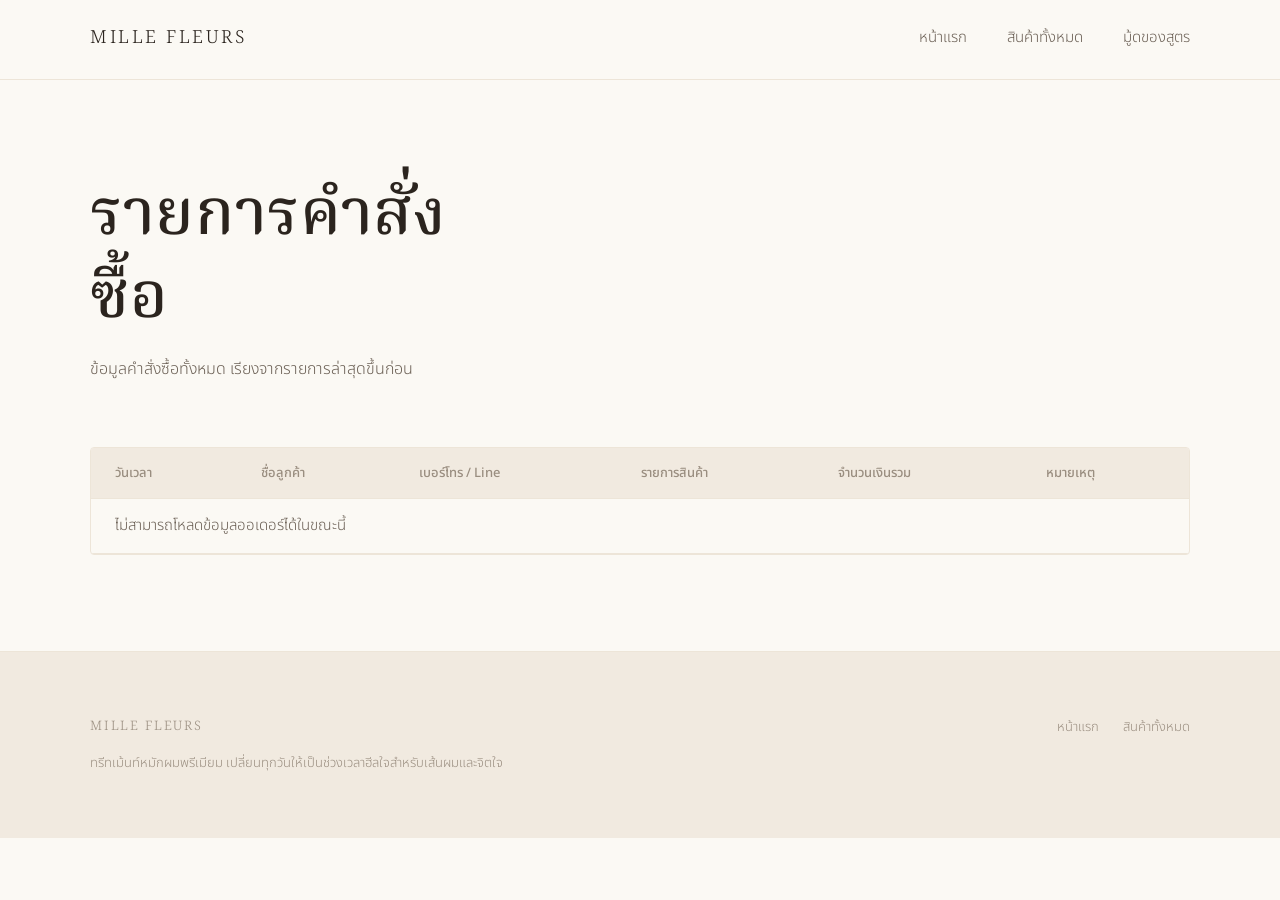
<file: admin.html>
<!DOCTYPE html>
<html lang="th">
<head>
  <meta charset="UTF-8">
  <meta name="viewport" content="width=device-width, initial-scale=1.0">
  <title>รายการคำสั่งซื้อ — MILLE FLEURS</title>
  <meta name="description" content="หน้าสำหรับทีมงาน MILLE FLEURS ดูรายการคำสั่งซื้อล่าสุด">
  <link rel="stylesheet" href="style.css">
</head>
<body>

  <header class="site-header">
    <div class="container site-header__inner">
      <a href="index.html" class="brand">MILLE FLEURS</a>
      <nav class="nav">
        <a href="index.html">หน้าแรก</a>
        <a href="product.html">สินค้าทั้งหมด</a>
        <a href="index.html#moods">มู้ดของสูตร</a>
      </nav>
      <button type="button" class="nav-toggle" aria-label="เปิดเมนู" aria-expanded="false">เมนู</button>
    </div>
  </header>

  <main>
    <section class="section">
      <div class="container">
        <div class="section-head">
          <h1>รายการคำสั่งซื้อ</h1>
          <p>ข้อมูลคำสั่งซื้อทั้งหมด เรียงจากรายการล่าสุดขึ้นก่อน</p>
        </div>

        <div class="table-wrap">
          <table id="ordersTable" class="data-table">
            <thead>
              <tr>
                <th>วันเวลา</th>
                <th>ชื่อลูกค้า</th>
                <th>เบอร์โทร / Line</th>
                <th>รายการสินค้า</th>
                <th>จำนวนเงินรวม</th>
                <th>หมายเหตุ</th>
              </tr>
            </thead>
            <tbody>
            </tbody>
          </table>
        </div>
      </div>
    </section>
  </main>

  <footer class="site-footer">
    <div class="container site-footer__inner">
      <div>
        <p class="brand">MILLE FLEURS</p>
        <p>ทรีทเม้นท์หมักผมพรีเมียม เปลี่ยนทุกวันให้เป็นช่วงเวลาฮีลใจสำหรับเส้นผมและจิตใจ</p>
      </div>
      <nav class="footer-links">
        <a href="index.html">หน้าแรก</a>
        <a href="product.html">สินค้าทั้งหมด</a>
      </nav>
    </div>
  </footer>

  <script src="script.js"></script>
</body>
</html>
</file>
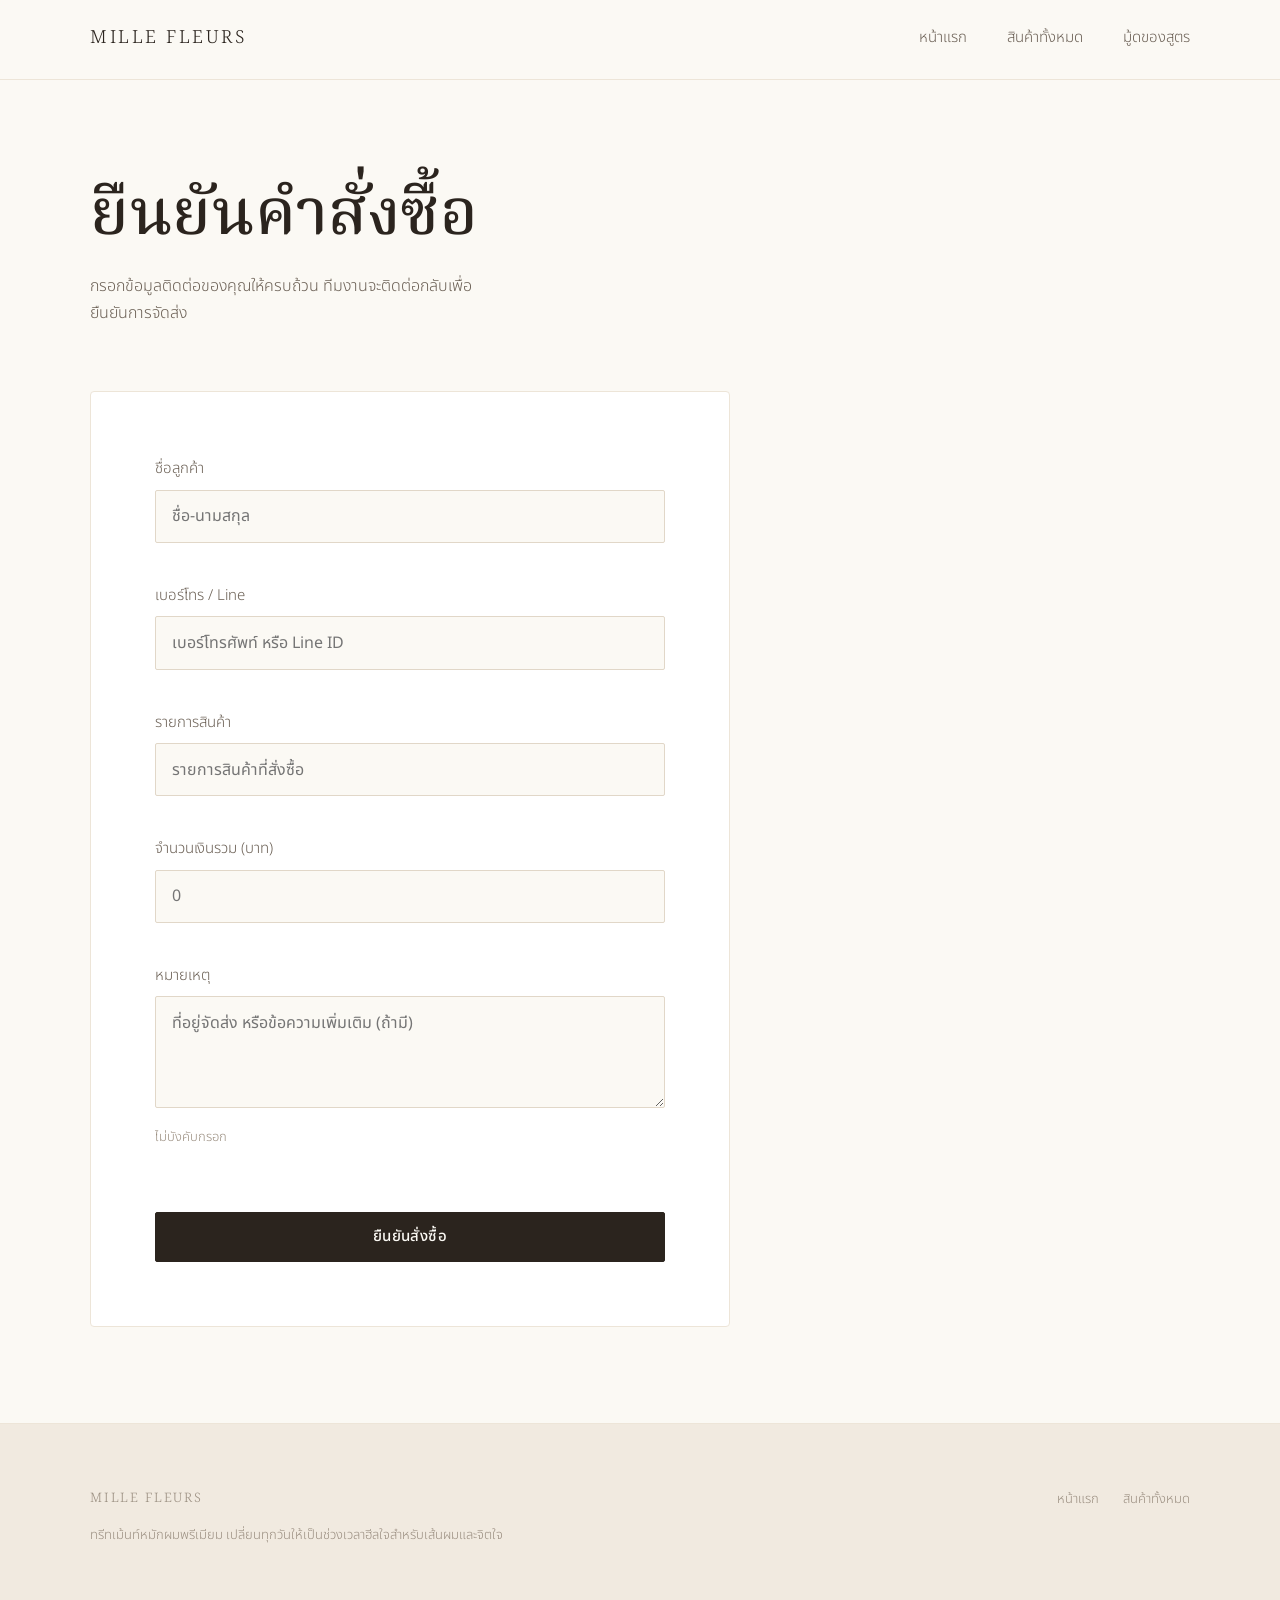
<file: order.html>
<!DOCTYPE html>
<html lang="th">
<head>
  <meta charset="UTF-8">
  <meta name="viewport" content="width=device-width, initial-scale=1.0">
  <title>ยืนยันคำสั่งซื้อ — MILLE FLEURS</title>
  <meta name="description" content="กรอกข้อมูลเพื่อยืนยันคำสั่งซื้อทรีทเม้นท์หมักผม MILLE FLEURS">
  <link rel="stylesheet" href="style.css">
</head>
<body>

  <header class="site-header">
    <div class="container site-header__inner">
      <a href="index.html" class="brand">MILLE FLEURS</a>
      <nav class="nav">
        <a href="index.html">หน้าแรก</a>
        <a href="product.html">สินค้าทั้งหมด</a>
        <a href="index.html#moods">มู้ดของสูตร</a>
      </nav>
      <button type="button" class="nav-toggle" aria-label="เปิดเมนู" aria-expanded="false">เมนู</button>
    </div>
  </header>

  <main>
    <section class="section">
      <div class="container">
        <div class="section-head">
          <h1>ยืนยันคำสั่งซื้อ</h1>
          <p>กรอกข้อมูลติดต่อของคุณให้ครบถ้วน ทีมงานจะติดต่อกลับเพื่อยืนยันการจัดส่ง</p>
        </div>

        <form id="orderForm" class="form-card" novalidate>

          <div class="form-field">
            <label for="customerName">ชื่อลูกค้า</label>
            <input type="text" id="customerName" name="customerName" placeholder="ชื่อ-นามสกุล" required>
          </div>

          <div class="form-field">
            <label for="contact">เบอร์โทร / Line</label>
            <input type="text" id="contact" name="contact" placeholder="เบอร์โทรศัพท์ หรือ Line ID" required>
          </div>

          <div class="form-field">
            <label for="items">รายการสินค้า</label>
            <input type="text" id="items" name="items" placeholder="รายการสินค้าที่สั่งซื้อ" required>
          </div>

          <div class="form-field">
            <label for="total">จำนวนเงินรวม (บาท)</label>
            <input type="text" id="total" name="total" inputmode="numeric" placeholder="0" required>
          </div>

          <div class="form-field">
            <label for="note">หมายเหตุ</label>
            <textarea id="note" name="note" placeholder="ที่อยู่จัดส่ง หรือข้อความเพิ่มเติม (ถ้ามี)"></textarea>
            <p class="form-hint">ไม่บังคับกรอก</p>
          </div>

          <div class="form-actions">
            <button type="submit" class="btn btn--primary">ยืนยันสั่งซื้อ</button>
          </div>

        </form>
      </div>
    </section>
  </main>

  <footer class="site-footer">
    <div class="container site-footer__inner">
      <div>
        <p class="brand">MILLE FLEURS</p>
        <p>ทรีทเม้นท์หมักผมพรีเมียม เปลี่ยนทุกวันให้เป็นช่วงเวลาฮีลใจสำหรับเส้นผมและจิตใจ</p>
      </div>
      <nav class="footer-links">
        <a href="index.html">หน้าแรก</a>
        <a href="product.html">สินค้าทั้งหมด</a>
      </nav>
    </div>
  </footer>

  <script src="script.js"></script>
</body>
</html>
</file>
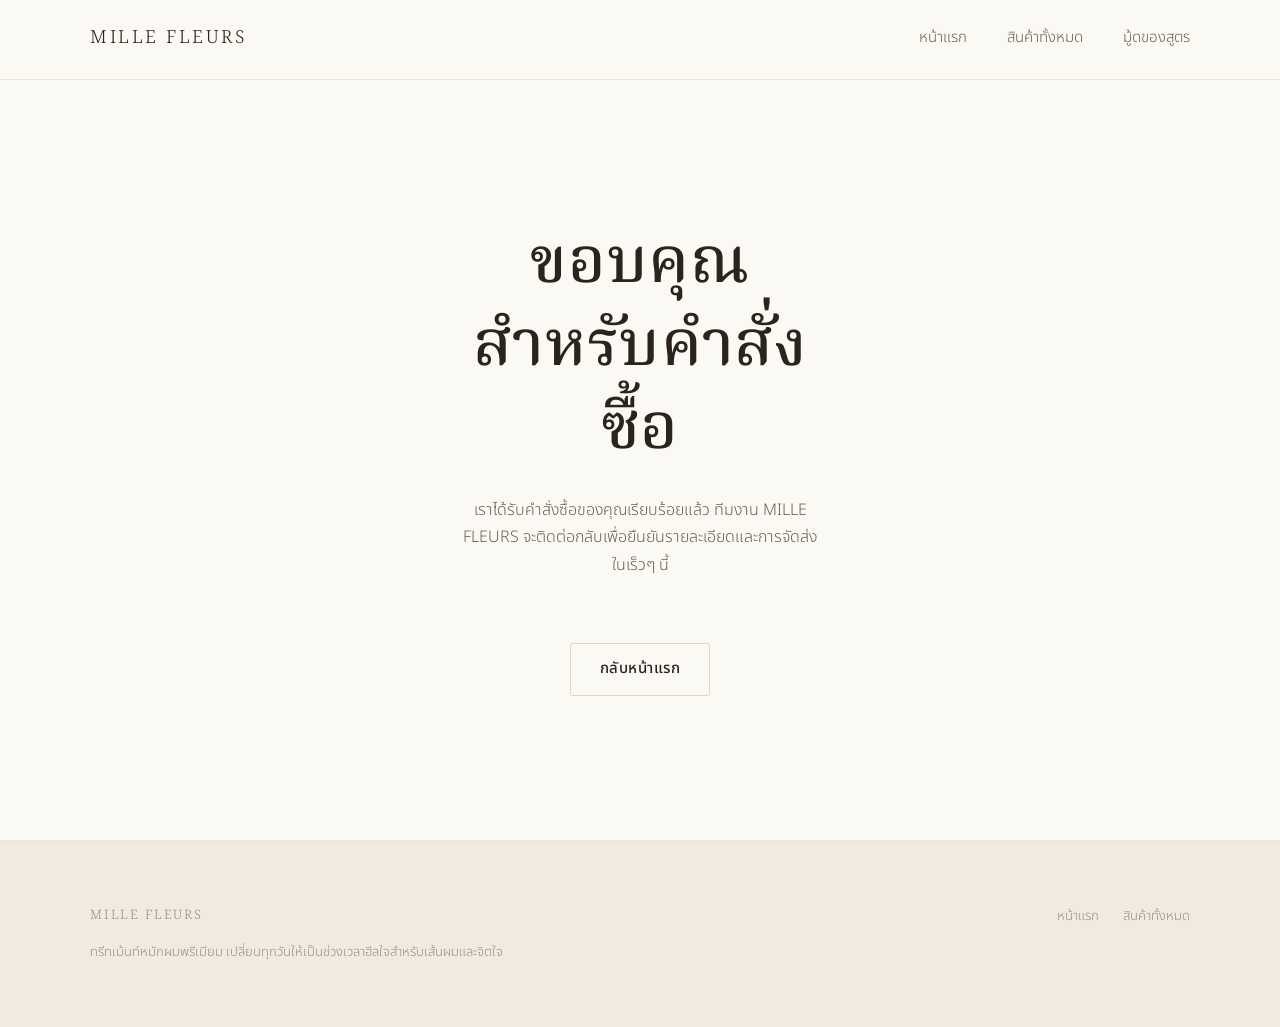
<file: thankyou.html>
<!DOCTYPE html>
<html lang="th">
<head>
  <meta charset="UTF-8">
  <meta name="viewport" content="width=device-width, initial-scale=1.0">
  <title>ขอบคุณสำหรับคำสั่งซื้อ — MILLE FLEURS</title>
  <meta name="description" content="ขอบคุณที่สั่งซื้อสินค้ากับ MILLE FLEURS ทีมงานจะติดต่อกลับเพื่อยืนยันการจัดส่ง">
  <link rel="stylesheet" href="style.css">
</head>
<body>

  <header class="site-header">
    <div class="container site-header__inner">
      <a href="index.html" class="brand">MILLE FLEURS</a>
      <nav class="nav">
        <a href="index.html">หน้าแรก</a>
        <a href="product.html">สินค้าทั้งหมด</a>
        <a href="index.html#moods">มู้ดของสูตร</a>
      </nav>
      <button type="button" class="nav-toggle" aria-label="เปิดเมนู" aria-expanded="false">เมนู</button>
    </div>
  </header>

  <main>
    <section class="message-block">
      <div class="container message-block__inner">
        <h1>ขอบคุณสำหรับคำสั่งซื้อ</h1>
        <p>เราได้รับคำสั่งซื้อของคุณเรียบร้อยแล้ว ทีมงาน MILLE FLEURS จะติดต่อกลับเพื่อยืนยันรายละเอียดและการจัดส่งในเร็วๆ นี้</p>
        <a href="index.html" class="btn btn--outline">กลับหน้าแรก</a>
      </div>
    </section>
  </main>

  <footer class="site-footer">
    <div class="container site-footer__inner">
      <div>
        <p class="brand">MILLE FLEURS</p>
        <p>ทรีทเม้นท์หมักผมพรีเมียม เปลี่ยนทุกวันให้เป็นช่วงเวลาฮีลใจสำหรับเส้นผมและจิตใจ</p>
      </div>
      <nav class="footer-links">
        <a href="index.html">หน้าแรก</a>
        <a href="product.html">สินค้าทั้งหมด</a>
      </nav>
    </div>
  </footer>

  <script src="script.js"></script>
</body>
</html>
</file>
<file: style.css>
/* ==========================================================================
   MILLE FLEURS — Global Theme
   แนวทาง: premium / minimal / เรียบหรู
   Base: ขาว–ครีม–เบจเข้ม | Accent: ทอง/บรอนซ์อ่อน
   Type: serif (หัวข้อ) + sans-serif (เนื้อหา) รองรับภาษาไทย
   ========================================================================== */

@import url('https://fonts.googleapis.com/css2?family=Noto+Serif+Thai:wght@400;500;600&family=Noto+Sans+Thai:wght@300;400;500&display=swap');

:root {
  /* ---- Base palette ---- */
  --color-bg:          #FBF9F4;   /* ขาวอมครีม พื้นหลังหลัก */
  --color-bg-alt:      #F1EAE0;   /* เบจเข้มขึ้น สำหรับ section สลับ */
  --color-surface:     #FFFFFF;   /* พื้นการ์ด/กล่องเนื้อหา */
  --color-text:        #2B241E;   /* น้ำตาลเข้มเกือบดำ ใช้แทนสีดำ */
  --color-text-soft:   #6B6055;   /* น้ำตาลอมเทา สำหรับ body/รายละเอียด */
  --color-text-faint:  #9A8E80;   /* สำหรับ caption/meta */
  --color-border:      #E1D7C8;   /* เส้นขอบบางสีเบจ */
  --color-border-soft: #EDE5D8;

  /* ---- Accent: gold / bronze ---- */
  --color-gold:        #B08A55;
  --color-gold-dark:   #8C6B3E;
  --color-gold-soft:   #E4D3B3;

  /* ---- Mood accents (ใช้แตะเบาๆ เป็นจุดเล็กๆ เท่านั้น) ---- */
  --mood-recovery:      #8A5A3B; /* น้ำตาล เรียบหรู */
  --mood-recovery-soft: #E7D6C8;

  --mood-scalp:         #8FAFC0; /* ฟ้าหิมะเย็นสดชื่น */
  --mood-scalp-soft:    #DCE9EF;

  --mood-moisture:      #E0A8A0; /* ชมพูพีช หวานซ่อนเปรี้ยว */
  --mood-moisture-soft: #F5DEDA;

  --mood-organic:       #9FB88A; /* เขียวอ่อน กลิ่นส้มมะกรูด */
  --mood-organic-soft:  #E3EBDA;

  /* ---- Typography ---- */
  --font-display: 'Noto Serif Thai', 'Cormorant Garamond', serif;
  --font-body:    'Noto Sans Thai', 'Jost', sans-serif;

  --fs-xs:   0.8125rem;
  --fs-sm:   0.9375rem;
  --fs-base: 1rem;
  --fs-md:   1.125rem;
  --fs-lg:   1.5rem;
  --fs-xl:   2.125rem;
  --fs-xxl:  3rem;
  --fs-hero: 4rem;

  /* ---- Spacing scale (โปร่ง เว้นระยะเยอะ) ---- */
  --space-2xs: 0.5rem;
  --space-xs:  0.875rem;
  --space-sm:  1.5rem;
  --space-md:  2.5rem;
  --space-lg:  4rem;
  --space-xl:  6rem;
  --space-2xl: 9rem;

  /* ---- Layout ---- */
  --container-max: 1180px;
  --container-pad: var(--space-md);
  --radius-sm: 2px;
  --radius-md: 4px;

  /* ---- Motion ---- */
  --ease-standard: cubic-bezier(0.4, 0, 0.2, 1);
  --duration-fast: 180ms;
  --duration-mid:  320ms;
}

/* ==========================================================================
   Reset
   ========================================================================== */

*,
*::before,
*::after {
  box-sizing: border-box;
}

html {
  scroll-behavior: smooth;
}

@media (prefers-reduced-motion: reduce) {
  html {
    scroll-behavior: auto;
  }
  *,
  *::before,
  *::after {
    animation-duration: 0.01ms !important;
    animation-iteration-count: 1 !important;
    transition-duration: 0.01ms !important;
  }
}

body {
  margin: 0;
  background-color: var(--color-bg);
  color: var(--color-text);
  font-family: var(--font-body);
  font-weight: 300;
  font-size: var(--fs-base);
  line-height: 1.7;
  -webkit-font-smoothing: antialiased;
  text-rendering: optimizeLegibility;
}

img {
  max-width: 100%;
  display: block;
}

a {
  color: inherit;
  text-decoration: none;
}

ul, ol {
  list-style: none;
  margin: 0;
  padding: 0;
}

button {
  font-family: inherit;
  cursor: pointer;
}

h1, h2, h3, h4 {
  font-family: var(--font-display);
  font-weight: 500;
  color: var(--color-text);
  margin: 0;
  line-height: 1.3;
}

h1 { font-size: var(--fs-hero); font-weight: 500; letter-spacing: 0.01em; }
h2 { font-size: var(--fs-xxl); }
h3 { font-size: var(--fs-lg); }
h4 { font-size: var(--fs-md); }

p {
  margin: 0;
  color: var(--color-text-soft);
  max-width: 62ch;
}

/* ==========================================================================
   Layout utilities
   ========================================================================== */

.container {
  width: 100%;
  max-width: var(--container-max);
  margin-inline: auto;
  padding-inline: var(--container-pad);
}

.section {
  padding-block: var(--space-xl);
}

.section--alt {
  background-color: var(--color-bg-alt);
}

.section-head {
  margin-bottom: var(--space-lg);
  max-width: 46ch;
}

.section-head p {
  margin-top: var(--space-xs);
}

.text-center {
  text-align: center;
  margin-inline: auto;
}

.divider {
  border: none;
  border-top: 1px solid var(--color-border);
  margin-block: var(--space-lg);
}

/* ==========================================================================
   Site header / nav
   ========================================================================== */

.site-header {
  position: sticky;
  top: 0;
  z-index: 40;
  background-color: rgba(251, 249, 244, 0.92);
  backdrop-filter: blur(6px);
  border-bottom: 1px solid var(--color-border-soft);
}

.site-header__inner {
  display: flex;
  align-items: center;
  justify-content: space-between;
  padding-block: var(--space-sm);
}

.brand {
  font-family: var(--font-display);
  font-size: var(--fs-md);
  letter-spacing: 0.14em;
  color: var(--color-text);
}

.nav {
  display: flex;
  gap: var(--space-md);
}

.nav a {
  font-size: var(--fs-sm);
  color: var(--color-text-soft);
  padding-bottom: 2px;
  border-bottom: 1px solid transparent;
  transition: border-color var(--duration-fast) var(--ease-standard),
              color var(--duration-fast) var(--ease-standard);
}

.nav a:hover,
.nav a:focus-visible {
  color: var(--color-text);
  border-bottom-color: var(--color-gold);
}

.nav-toggle {
  display: none;
  background: none;
  border: 1px solid var(--color-border);
  border-radius: var(--radius-sm);
  padding: var(--space-2xs) var(--space-xs);
  color: var(--color-text);
}

/* ==========================================================================
   Buttons
   ========================================================================== */

.btn {
  display: inline-flex;
  align-items: center;
  justify-content: center;
  gap: var(--space-2xs);
  padding: 0.85em 1.9em;
  font-family: var(--font-body);
  font-size: var(--fs-sm);
  font-weight: 500;
  letter-spacing: 0.03em;
  border-radius: var(--radius-sm);
  border: 1px solid transparent;
  transition: background-color var(--duration-fast) var(--ease-standard),
              color var(--duration-fast) var(--ease-standard),
              border-color var(--duration-fast) var(--ease-standard);
}

.btn--primary {
  background-color: var(--color-text);
  color: var(--color-bg);
  border-color: var(--color-text);
}

.btn--primary:hover,
.btn--primary:focus-visible {
  background-color: var(--color-gold-dark);
  border-color: var(--color-gold-dark);
}

.btn--outline {
  background-color: transparent;
  color: var(--color-text);
  border-color: var(--color-border);
}

.btn--outline:hover,
.btn--outline:focus-visible {
  border-color: var(--color-gold);
  color: var(--color-gold-dark);
}

.btn:focus-visible {
  outline: 2px solid var(--color-gold);
  outline-offset: 2px;
}

/* ==========================================================================
   Product card
   ========================================================================== */

.product-grid {
  display: grid;
  grid-template-columns: repeat(4, 1fr);
  gap: var(--space-md) var(--space-sm);
}

.product-card {
  background-color: var(--color-surface);
  border: 1px solid var(--color-border-soft);
  border-radius: var(--radius-md);
  overflow: hidden;
  transition: border-color var(--duration-mid) var(--ease-standard),
              transform var(--duration-mid) var(--ease-standard);
}

.product-card:hover {
  border-color: var(--color-border);
  transform: translateY(-2px);
}

.product-card__image {
  aspect-ratio: 4 / 5;
  overflow: hidden;
  background-color: var(--color-bg-alt);
}

.product-card__image img {
  width: 100%;
  height: 100%;
  object-fit: cover;
}

.product-card__body {
  padding: var(--space-sm);
}

.product-card__mood {
  display: inline-flex;
  align-items: center;
  gap: 0.5em;
  font-size: var(--fs-xs);
  color: var(--color-text-faint);
  margin-bottom: var(--space-2xs);
}

.product-card__mood::before {
  content: '';
  width: 6px;
  height: 6px;
  border-radius: 50%;
  background-color: var(--mood-color, var(--color-gold));
  flex-shrink: 0;
}

.product-card__name {
  font-family: var(--font-display);
  font-size: var(--fs-md);
  margin-bottom: 0.35em;
}

.product-card__size {
  font-size: var(--fs-xs);
  color: var(--color-text-faint);
  margin-bottom: var(--space-xs);
}

.product-card__footer {
  display: flex;
  align-items: center;
  justify-content: space-between;
  margin-top: var(--space-xs);
  padding-top: var(--space-xs);
  border-top: 1px solid var(--color-border-soft);
}

.product-card__price {
  font-family: var(--font-display);
  font-size: var(--fs-md);
  color: var(--color-text);
}

.product-card__price::after {
  content: ' บาท';
  font-size: var(--fs-xs);
  color: var(--color-text-faint);
}

/* Mood accent bindings — ใช้แต้มสีเบาๆ เท่านั้น ไม่ทาพื้นหลังเต็มการ์ด
   ใช้ attribute selector กลาง ไม่ผูกกับ class ใดเป็นการเฉพาะ
   จึงใช้ร่วมกันได้ทั้ง .product-card, .mood-pill, .story-card */
[data-mood="Recovery & Repair"] { --mood-color: var(--mood-recovery); }
[data-mood="Scalp Balance & Anti-Dandruff"] { --mood-color: var(--mood-scalp); }
[data-mood="Deep Moisture & Glossy"] { --mood-color: var(--mood-moisture); }
[data-mood="Organic Anti-Hair Fall"] { --mood-color: var(--mood-organic); }

/* Mood filter pills (ใช้เลือกดูสินค้าตาม mood) */
.mood-filters {
  display: flex;
  flex-wrap: wrap;
  gap: var(--space-xs);
  margin-bottom: var(--space-lg);
}

.mood-pill {
  display: inline-flex;
  align-items: center;
  gap: 0.6em;
  padding: 0.6em 1.2em;
  font-size: var(--fs-xs);
  color: var(--color-text-soft);
  border: 1px solid var(--color-border);
  border-radius: 999px;
  background-color: transparent;
  transition: border-color var(--duration-fast) var(--ease-standard),
              color var(--duration-fast) var(--ease-standard);
}

.mood-pill::before {
  content: '';
  width: 7px;
  height: 7px;
  border-radius: 50%;
  background-color: var(--mood-color, var(--color-gold));
}

.mood-pill:hover,
.mood-pill.is-active {
  border-color: var(--mood-color, var(--color-gold));
  color: var(--color-text);
}

/* ==========================================================================
   Story cards (หน้าแรก — 4 มู้ดของสูตร)
   ========================================================================== */

.story-grid {
  display: grid;
  grid-template-columns: repeat(4, 1fr);
  gap: var(--space-sm);
}

.story-card {
  display: block;
  padding: var(--space-md) var(--space-sm);
  background-color: var(--color-surface);
  border: 1px solid var(--color-border-soft);
  border-radius: var(--radius-md);
  transition: border-color var(--duration-mid) var(--ease-standard),
              transform var(--duration-mid) var(--ease-standard);
}

.story-card:hover,
.story-card:focus-visible {
  border-color: var(--mood-color, var(--color-gold));
  transform: translateY(-2px);
}

.story-card__dot {
  display: block;
  width: 8px;
  height: 8px;
  border-radius: 50%;
  background-color: var(--mood-color, var(--color-gold));
  margin-bottom: var(--space-sm);
}

.story-card__title {
  font-family: var(--font-display);
  font-size: var(--fs-md);
  margin-bottom: var(--space-xs);
}

.story-card__desc {
  font-size: var(--fs-sm);
  line-height: 1.75;
  margin-bottom: var(--space-sm);
}

.story-card__line {
  font-size: var(--fs-xs);
  color: var(--color-text-faint);
  padding-top: var(--space-xs);
  border-top: 1px solid var(--color-border-soft);
}

/* ==========================================================================
   Hero
   ========================================================================== */

.hero {
  padding-block: var(--space-2xl) var(--space-xl);
}

.hero__inner {
  display: grid;
  grid-template-columns: 1.1fr 0.9fr;
  gap: var(--space-lg);
  align-items: center;
}

.hero__eyebrow {
  font-family: var(--font-body);
  font-size: var(--fs-sm);
  color: var(--color-gold-dark);
  margin-bottom: var(--space-sm);
}

.hero h1 {
  margin-bottom: var(--space-sm);
}

.hero p {
  font-size: var(--fs-md);
  margin-bottom: var(--space-md);
}

.hero__actions {
  display: flex;
  gap: var(--space-xs);
}

.hero__media {
  aspect-ratio: 3 / 4;
  background-color: var(--color-bg-alt);
  border-radius: var(--radius-md);
  overflow: hidden;
}

.hero__media img {
  width: 100%;
  height: 100%;
  object-fit: cover;
}

/* ==========================================================================
   Footer
   ========================================================================== */

.site-footer {
  border-top: 1px solid var(--color-border-soft);
  padding-block: var(--space-lg);
  background-color: var(--color-bg-alt);
}

.site-footer__inner {
  display: flex;
  flex-wrap: wrap;
  justify-content: space-between;
  gap: var(--space-md);
}

.site-footer .brand {
  margin-bottom: var(--space-xs);
}

.site-footer p,
.site-footer a {
  font-size: var(--fs-xs);
  color: var(--color-text-faint);
}

.footer-links {
  display: flex;
  gap: var(--space-sm);
}

.footer-links a:hover {
  color: var(--color-gold-dark);
}

/* ==========================================================================
   Form (order.html)
   ========================================================================== */

.form-card {
  max-width: 640px;
  background-color: var(--color-surface);
  border: 1px solid var(--color-border-soft);
  border-radius: var(--radius-md);
  padding: var(--space-lg);
}

.form-field {
  margin-bottom: var(--space-md);
}

.form-field label {
  display: block;
  font-size: var(--fs-sm);
  color: var(--color-text-soft);
  margin-bottom: var(--space-2xs);
}

.form-field input,
.form-field textarea {
  width: 100%;
  font-family: var(--font-body);
  font-size: var(--fs-base);
  color: var(--color-text);
  background-color: var(--color-bg);
  border: 1px solid var(--color-border);
  border-radius: var(--radius-sm);
  padding: 0.85em 1em;
  transition: border-color var(--duration-fast) var(--ease-standard);
}

.form-field textarea {
  min-height: 7rem;
  resize: vertical;
  font-family: inherit;
}

.form-field input:focus,
.form-field textarea:focus {
  outline: none;
  border-color: var(--color-gold);
}

.form-field input:read-only {
  color: var(--color-text-soft);
  background-color: var(--color-bg-alt);
}

.form-hint {
  font-size: var(--fs-xs);
  color: var(--color-text-faint);
  margin-top: var(--space-2xs);
}

.form-actions {
  margin-top: var(--space-lg);
}

.form-actions .btn {
  width: 100%;
}

/* ==========================================================================
   Data table (admin.html)
   ========================================================================== */

.table-wrap {
  overflow-x: auto;
  border: 1px solid var(--color-border-soft);
  border-radius: var(--radius-md);
}

.data-table {
  width: 100%;
  border-collapse: collapse;
  font-size: var(--fs-sm);
  min-width: 720px;
}

.data-table th,
.data-table td {
  text-align: left;
  padding: var(--space-xs) var(--space-sm);
  border-bottom: 1px solid var(--color-border-soft);
  white-space: nowrap;
}

.data-table th {
  font-family: var(--font-body);
  font-weight: 500;
  font-size: var(--fs-xs);
  color: var(--color-text-faint);
  background-color: var(--color-bg-alt);
}

.data-table td {
  color: var(--color-text-soft);
  white-space: normal;
}

.data-table tbody tr:hover {
  background-color: var(--color-bg-alt);
}

/* ==========================================================================
   Simple centered message (thankyou.html)
   ========================================================================== */

.message-block {
  min-height: 60vh;
  display: flex;
  align-items: center;
  justify-content: center;
  text-align: center;
  padding-block: var(--space-2xl);
}

.message-block__inner {
  max-width: 440px;
}

.message-block h1 {
  margin-bottom: var(--space-sm);
}

.message-block p {
  margin-inline: auto;
  margin-bottom: var(--space-lg);
}

/* ==========================================================================
   Responsive
   ========================================================================== */

@media (max-width: 1024px) {
  :root {
    --fs-hero: 3rem;
    --fs-xxl: 2.25rem;
    --container-pad: var(--space-sm);
  }

  .product-grid,
  .story-grid {
    grid-template-columns: repeat(3, 1fr);
  }

  .hero__inner {
    grid-template-columns: 1fr;
  }

  .hero__media {
    order: -1;
    aspect-ratio: 16 / 10;
  }
}

@media (max-width: 768px) {
  .product-grid,
  .story-grid {
    grid-template-columns: repeat(2, 1fr);
    gap: var(--space-sm);
  }

  .nav {
    position: absolute;
    top: 100%;
    left: 0;
    right: 0;
    flex-direction: column;
    background-color: var(--color-bg);
    border-bottom: 1px solid var(--color-border-soft);
    padding: var(--space-sm) var(--container-pad);
    gap: var(--space-sm);
    display: none;
  }

  .nav.is-open {
    display: flex;
  }

  .nav-toggle {
    display: inline-flex;
  }

  .section {
    padding-block: var(--space-lg);
  }

  :root {
    --fs-hero: 2.25rem;
    --fs-xxl: 1.75rem;
    --fs-xl: 1.5rem;
  }

  .hero__actions {
    flex-direction: column;
  }

  .hero__actions .btn {
    width: 100%;
  }
}

@media (max-width: 480px) {
  .product-grid {
    grid-template-columns: 1fr 1fr;
    gap: var(--space-xs);
  }

  .product-card__body {
    padding: var(--space-xs);
  }

  .story-grid {
    grid-template-columns: 1fr;
  }

  .form-card {
    padding: var(--space-md);
  }
}
</file>
